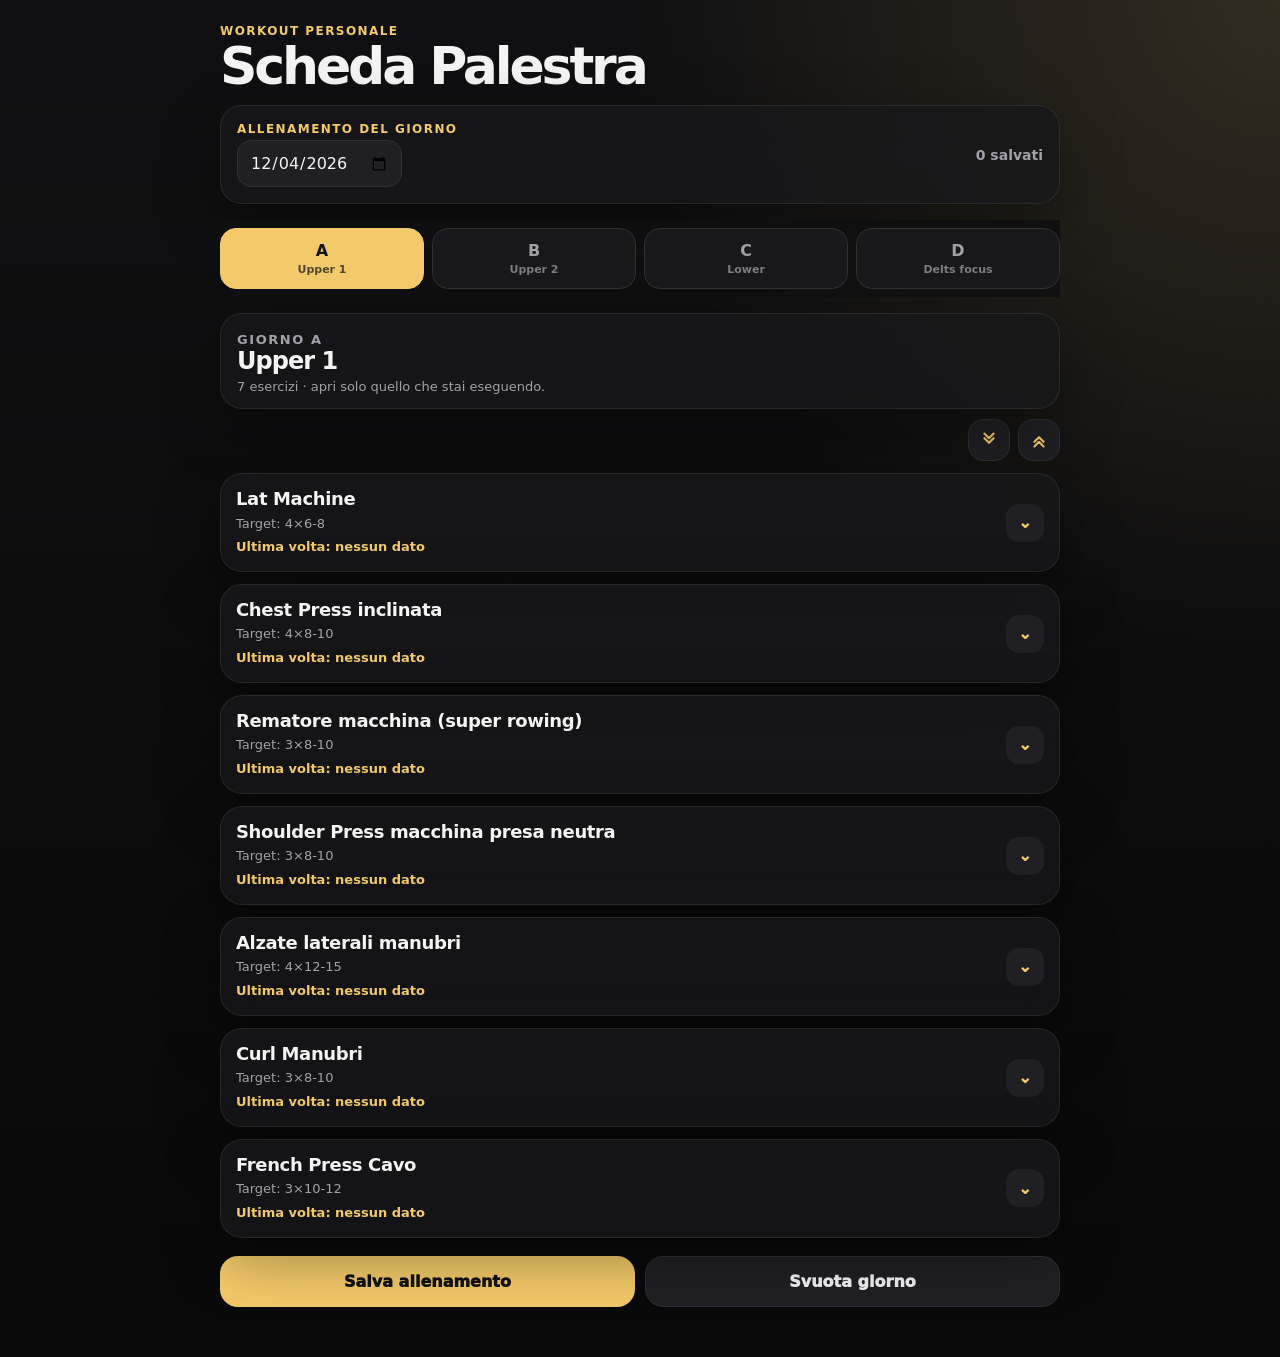
<file: index.html>
<!doctype html>
<html lang="it">
<head>
  <meta charset="utf-8" />
  <meta name="viewport" content="width=device-width, initial-scale=1, viewport-fit=cover" />
  <meta name="theme-color" content="#111111" />
  <meta name="description" content="Scheda palestra personale con progressi, storico esercizi e rating fatica a cursore." />
  <link rel="manifest" href="manifest.json" />
  <link rel="apple-touch-icon" href="icon-192.png" />
  <link rel="stylesheet" href="style.css" />
  <title>Scheda Palestra</title>
</head>
<body>
  <header class="app-header">
    <div>
      <p class="eyebrow">Workout personale</p>
      <h1>Scheda Palestra</h1>
    </div>
    <button id="installBtn" class="ghost-btn hidden" type="button">Installa</button>
  </header>

  <main>
    <section class="today-card">
      <div>
        <p class="small-label">Allenamento del giorno</p>
        <input id="workoutDate" class="date-input" type="date" />
      </div>
      <div class="summary">
        <span id="savedCount">0 salvati</span>
      </div>
    </section>

    <nav id="dayTabs" class="tabs" aria-label="Giorni scheda"></nav>

    <section id="dayHeader" class="day-header"></section>

    <section class="quick-tools" aria-label="Azioni rapide">
      <button id="openAllBtn" class="icon-btn" type="button" aria-label="Apri tutti gli esercizi" title="Apri tutti">
        <svg viewBox="0 0 24 24" aria-hidden="true">
          <path d="M7 10l5 5 5-5" />
          <path d="M7 5l5 5 5-5" />
        </svg>
      </button>
      <button id="closeAllBtn" class="icon-btn" type="button" aria-label="Chiudi tutti gli esercizi" title="Chiudi tutti">
        <svg viewBox="0 0 24 24" aria-hidden="true">
          <path d="M7 14l5-5 5 5" />
          <path d="M7 19l5-5 5 5" />
        </svg>
      </button>
    </section>

    <section id="exerciseList" class="exercise-list"></section>

    <section class="actions">
      <button id="saveAllBtn" class="primary-btn" type="button">Salva allenamento</button>
      <button id="clearDayBtn" class="secondary-btn" type="button">Svuota giorno</button>
    </section>
  </main>

  <div id="toast" class="toast" role="status" aria-live="polite"></div>

  <script src="app.js" defer></script>
</body>
</html>
</file>
<file: style.css>
* {
  box-sizing: border-box;
}

:root {
  --bg: #0f0f10;
  --panel: #18181a;
  --panel-soft: #202024;
  --text: #f4f4f5;
  --muted: #a1a1aa;
  --line: #2f2f35;
  --accent: #f3c969;
  --danger: #ff7070;
  --ok: #92e6a7;
  --radius: 22px;
  --shadow: 0 20px 60px rgba(0,0,0,.35);
}

html {
  min-height: 100%;
  background: var(--bg);
}

body {
  margin: 0;
  min-height: 100%;
  font-family: Inter, ui-sans-serif, system-ui, -apple-system, BlinkMacSystemFont, "Segoe UI", sans-serif;
  color: var(--text);
  background:
    radial-gradient(circle at top right, rgba(243, 201, 105, .15), transparent 35%),
    linear-gradient(180deg, #101012 0%, #09090a 100%);
  padding: env(safe-area-inset-top) 16px 32px;
}

button,
input,
textarea {
  font: inherit;
}

button {
  -webkit-tap-highlight-color: transparent;
}

.app-header {
  max-width: 840px;
  margin: 0 auto;
  padding: 24px 0 14px;
  display: flex;
  align-items: center;
  justify-content: space-between;
  gap: 16px;
}

.eyebrow,
.small-label {
  margin: 0 0 4px;
  color: var(--accent);
  font-size: 12px;
  text-transform: uppercase;
  letter-spacing: .12em;
  font-weight: 800;
}

h1 {
  margin: 0;
  font-size: clamp(30px, 8vw, 52px);
  line-height: .95;
  letter-spacing: -.06em;
}

main {
  max-width: 840px;
  margin: 0 auto;
}

.today-card,
.day-header,
.exercise-card {
  background: rgba(24, 24, 26, .82);
  border: 1px solid rgba(255,255,255,.08);
  box-shadow: var(--shadow);
  backdrop-filter: blur(18px);
}

.today-card {
  border-radius: var(--radius);
  padding: 16px;
  display: flex;
  align-items: center;
  justify-content: space-between;
  gap: 14px;
}

.date-input {
  width: 165px;
  background: var(--panel-soft);
  color: var(--text);
  border: 1px solid var(--line);
  border-radius: 14px;
  padding: 12px;
  outline: none;
}

.summary {
  text-align: right;
  color: var(--muted);
  font-size: 14px;
  font-weight: 800;
}

.tabs {
  display: grid;
  grid-template-columns: repeat(4, 1fr);
  gap: 8px;
  margin: 16px 0;
  position: sticky;
  top: 0;
  z-index: 4;
  padding: 8px 0;
  background: linear-gradient(180deg, rgba(15,15,16, .96), rgba(15,15,16, .80));
  backdrop-filter: blur(16px);
}

.tab {
  border: 1px solid var(--line);
  color: var(--muted);
  background: var(--panel);
  border-radius: 16px;
  padding: 12px 8px;
  cursor: pointer;
  font-weight: 900;
}

.tab span {
  display: block;
  font-size: 11px;
  font-weight: 700;
  opacity: .72;
  margin-top: 3px;
}

.tab.active {
  color: #151515;
  background: var(--accent);
  border-color: var(--accent);
}

.day-header {
  border-radius: var(--radius);
  padding: 14px 16px;
  margin-bottom: 10px;
}

.day-header h2 {
  margin: 0;
  font-size: 24px;
  letter-spacing: -.04em;
}

.day-header p {
  margin: 4px 0 0;
  color: var(--muted);
  font-size: 13px;
}

.quick-tools {
  display: flex;
  justify-content: flex-end;
  gap: 8px;
  margin-bottom: 12px;
}

.icon-btn {
  width: 42px;
  height: 42px;
  border-radius: 15px;
  border: 1px solid var(--line);
  background: var(--panel-soft);
  color: var(--accent);
  display: grid;
  place-items: center;
  cursor: pointer;
}

.icon-btn svg {
  width: 22px;
  height: 22px;
  stroke: currentColor;
  stroke-width: 2.4;
  stroke-linecap: round;
  stroke-linejoin: round;
  fill: none;
}

.exercise-list {
  display: grid;
  gap: 12px;
}

.exercise-card {
  border-radius: var(--radius);
  overflow: hidden;
}

.exercise-card[open] {
  border-color: rgba(243, 201, 105, .42);
}

.exercise-summary {
  list-style: none;
  cursor: pointer;
  padding: 0;
}

.exercise-summary::-webkit-details-marker {
  display: none;
}

.summary-content {
  padding: 15px;
  display: grid;
  grid-template-columns: 1fr auto;
  gap: 14px;
  align-items: center;
}

.exercise-title {
  margin: 0;
  font-size: 18px;
  line-height: 1.12;
  letter-spacing: -.02em;
}

.exercise-subline {
  margin: 6px 0 0;
  color: var(--muted);
  font-size: 13px;
  line-height: 1.3;
}

.last-line {
  margin: 7px 0 0;
  color: var(--accent);
  font-size: 13px;
  font-weight: 850;
  line-height: 1.3;
}

.chevron {
  display: grid;
  place-items: center;
  min-width: 38px;
  height: 38px;
  border-radius: 13px;
  background: var(--panel-soft);
  color: var(--accent);
  font-weight: 950;
  transition: transform .2s ease;
}

.exercise-card[open] .chevron {
  transform: rotate(180deg);
}

.exercise-body {
  border-top: 1px solid rgba(255,255,255,.07);
}

.exercise-meta-row {
  padding: 12px 14px 0;
  display: grid;
  gap: 8px;
}

.metric-pill {
  display: flex;
  justify-content: space-between;
  gap: 12px;
  background: #101012;
  border: 1px solid var(--line);
  border-radius: 14px;
  padding: 10px 12px;
  font-size: 13px;
}

.metric-pill span {
  color: var(--muted);
  font-weight: 800;
}

.metric-pill strong {
  text-align: right;
  font-weight: 950;
}

.delta-up {
  color: var(--ok);
}

.delta-down {
  color: var(--danger);
}

.delta-neutral {
  color: var(--muted);
}

.set-grid {
  padding: 14px;
  display: grid;
  gap: 10px;
}

.set-row {
  display: grid;
  grid-template-columns: 44px 1fr 1fr;
  gap: 8px;
  align-items: center;
}

.set-number {
  display: grid;
  place-items: center;
  width: 38px;
  height: 38px;
  border-radius: 12px;
  background: var(--panel-soft);
  color: var(--muted);
  font-weight: 900;
}

.quick-input {
  width: 100%;
  min-width: 0;
  background: #101012;
  color: var(--text);
  border: 1px solid var(--line);
  border-radius: 13px;
  padding: 12px 10px;
  outline: none;
}

.quick-input:focus,
.date-input:focus,
.note-area:focus {
  border-color: var(--accent);
  box-shadow: 0 0 0 3px rgba(243, 201, 105, .12);
}

.fatigue-block {
  padding: 0 14px 14px;
}

.fatigue-label {
  display: flex;
  justify-content: space-between;
  gap: 8px;
  color: var(--muted);
  font-size: 13px;
  font-weight: 800;
  margin: 2px 0 10px;
}

.fatigue-value {
  color: var(--accent);
}

.fatigue-slider-wrap {
  position: relative;
  padding: 8px 0 2px;
}

.fatigue-slider {
  width: 100%;
  appearance: none;
  -webkit-appearance: none;
  height: 14px;
  border-radius: 999px;
  background: linear-gradient(90deg, #8ff0a4 0%, #c9ee77 25%, #f3c969 50%, #f59e57 75%, #ff7070 100%);
  outline: none;
  border: 1px solid rgba(255,255,255,.13);
}

.fatigue-slider::-webkit-slider-thumb {
  appearance: none;
  -webkit-appearance: none;
  width: 34px;
  height: 34px;
  border-radius: 50%;
  background: #ffffff;
  border: 5px solid #111111;
  box-shadow: 0 8px 20px rgba(0,0,0,.35);
  cursor: pointer;
}

.fatigue-slider::-moz-range-thumb {
  width: 28px;
  height: 28px;
  border-radius: 50%;
  background: #ffffff;
  border: 5px solid #111111;
  box-shadow: 0 8px 20px rgba(0,0,0,.35);
  cursor: pointer;
}

.fatigue-scale {
  display: flex;
  justify-content: space-between;
  color: var(--muted);
  font-size: 11px;
  font-weight: 900;
  margin-top: 8px;
  padding: 0 2px;
}

.note-area {
  width: calc(100% - 28px);
  min-height: 46px;
  margin: 0 14px 14px;
  resize: vertical;
  background: #101012;
  color: var(--text);
  border: 1px solid var(--line);
  border-radius: 14px;
  padding: 12px;
  outline: none;
}

.exercise-history {
  margin: 0 14px 14px;
  border: 1px solid var(--line);
  border-radius: 16px;
  overflow: hidden;
  background: #101012;
}

.history-summary {
  list-style: none;
  padding: 12px;
  cursor: pointer;
  display: flex;
  justify-content: space-between;
  align-items: center;
  gap: 12px;
  font-size: 13px;
  font-weight: 950;
}

.history-summary::-webkit-details-marker {
  display: none;
}

.history-summary span {
  color: var(--accent);
  font-size: 12px;
}

.history-list {
  border-top: 1px solid var(--line);
  padding: 10px;
  display: grid;
  gap: 8px;
}

.history-row {
  border-radius: 13px;
  background: var(--panel-soft);
  padding: 10px;
}

.history-row-main {
  display: flex;
  justify-content: space-between;
  gap: 10px;
  font-size: 13px;
  font-weight: 900;
}

.history-row-main span {
  color: var(--accent);
}

.history-row-sets {
  margin-top: 6px;
  color: var(--muted);
  font-size: 12px;
  line-height: 1.35;
}

.history-note {
  margin-top: 6px;
  font-size: 12px;
  color: #d4d4d8;
  line-height: 1.35;
}

.show-more-history {
  width: 100%;
  border: 1px solid var(--line);
  border-radius: 13px;
  background: transparent;
  color: var(--accent);
  padding: 10px;
  font-weight: 950;
  cursor: pointer;
}

.empty-history {
  color: var(--muted);
  font-size: 13px;
  margin: 0;
  padding: 4px 2px;
}

.actions {
  display: grid;
  grid-template-columns: 1fr 1fr;
  gap: 10px;
  margin: 18px 0;
}

.primary-btn,
.secondary-btn,
.ghost-btn {
  border: 0;
  border-radius: 18px;
  padding: 15px 14px;
  font-weight: 950;
  cursor: pointer;
}

.primary-btn {
  background: var(--accent);
  color: #121212;
}

.secondary-btn,
.ghost-btn {
  background: var(--panel-soft);
  color: var(--text);
  border: 1px solid var(--line);
}

.ghost-btn {
  padding: 10px 12px;
  font-size: 13px;
}

.hidden {
  display: none !important;
}

.toast {
  position: fixed;
  left: 16px;
  right: 16px;
  bottom: calc(18px + env(safe-area-inset-bottom));
  max-width: 520px;
  margin: 0 auto;
  background: #f4f4f5;
  color: #101012;
  border-radius: 18px;
  padding: 14px 16px;
  font-weight: 900;
  transform: translateY(120px);
  opacity: 0;
  transition: .25s ease;
  box-shadow: var(--shadow);
  z-index: 20;
}

.toast.show {
  transform: translateY(0);
  opacity: 1;
}

@media (max-width: 520px) {
  body {
    padding-left: 12px;
    padding-right: 12px;
  }

  .today-card {
    align-items: flex-start;
    flex-direction: column;
  }

  .summary {
    text-align: left;
  }

  .tabs {
    gap: 6px;
  }

  .tab {
    border-radius: 14px;
    padding: 11px 3px;
    font-size: 13px;
  }

  .set-row {
    grid-template-columns: 38px 1fr 1fr;
  }

  .actions {
    grid-template-columns: 1fr;
  }
}
</file>
